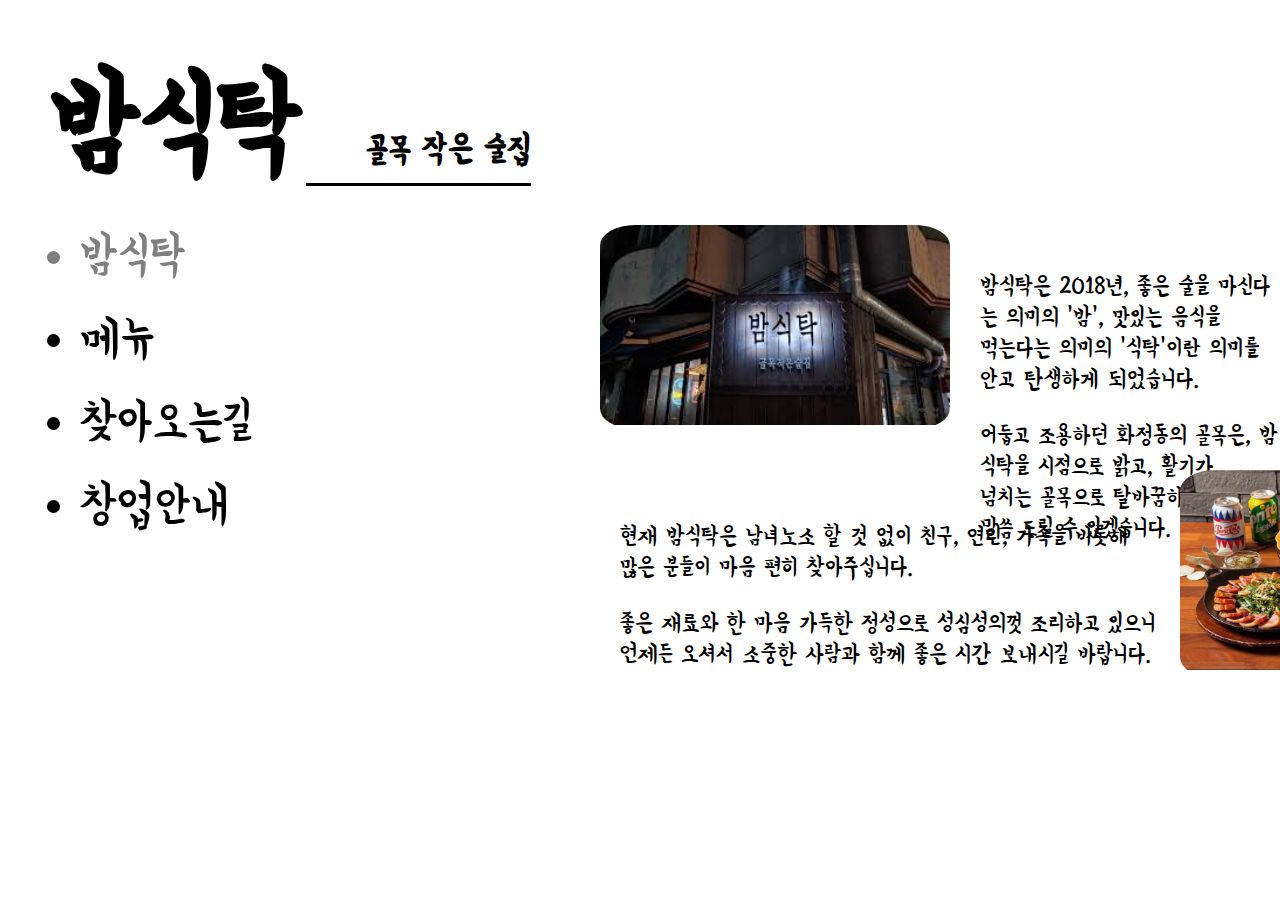
<file: description.html>
<!DOCTYPE html>
<html>
  <head>
    <meta charset="utf-8">
    <title>NightTable.com/description</title>
    <link href="https://fonts.googleapis.com/css2?family=Yeon+Sung&display=swap" rel="stylesheet">
    <link rel="stylesheet"  href="active.css">

    <style>

      h1{
        margin-top: 40px;
        padding-top: 0px;
        font-size: 120px;
        padding-bottom: 10px;
        padding-left: 50px;
        font-family: 'Yeon Sung', cursive;
        margin-bottom: 0;
        display: inline-block;
      }
      h2{
        font-size: 35px;
        border-bottom: solid black 3px;
        padding-bottom: 12px;
        padding-left: 60px;
        margin-bottom: 10px;
        font-family: 'Yeon Sung', cursive;
        display: inline-block;
      }
      a{
        color:black;
        text-decoration: none;
      }
      #img{
        margin-left: 0;
        margin-bottom: 0;
        margin-top: 0;
      }
      body{
        margin-left: 0;
        margin-right: 0;
      }
      li{
        font-size: 50px;
        padding-bottom: 20px;
        font-family: 'Yeon Sung', cursive;
      }
      ul{
        padding-left: 80px;
      }
      #description1{
        position:absolute;
        left:600px;
        top:225px;
        border-radius: 10%;
    overflow: hidden;
      }
      #description2{
        position:absolute;
        left:200px;
        top:225px;
        border-radius: 10%;
    overflow: hidden;
  }
      #diswords1{
        font-family: 'Yeon Sung', cursive;
        position:absolute;
        left:980px;
        top:245px;
        font-size:25px;
      }
      #diswords2{
        font-family: 'Yeon Sung', cursive;
        position:absolute;
        left:620px;
        top:495px;
        font-size:25px;
      }
      </style>
  </head>
  <body>
    <h1><a href="index.html">밤식탁</h1></a>
    <h2>골목 작은 술집</h2>
    <br>
    <ul>
      <li id="active"><a href="description.html" id="active">밤식탁</li></a>
      <li><a href="menu.html">메뉴</li></a>
      <li><a href="howtocome.html">찾아오는길</li></a>
      <li><a href="launchguide.html">창업안내</li></a>
      </ul>
      <div id="description1"><img src="main.jfif" width="350" height="200"></div>
      <div id="diswords1"><p>밤식탁은 2018년, 좋은 술을 마신다는 의미의 '밤', 맛있는 음식을
        <br>먹는다는 의미의 '식탁'이란 의미를 안고 탄생하게 되었습니다.</P>
        어둡고 조용하던 화정동의 골목은, 밤식탁을 시점으로 밝고, 활기가
        <br> 넘치는 골목으로 탈바꿈하였다고 감히 말씀 드릴 수 있겠습니다.
        <div id="description2"><img src="food.jpg" width="350" height="200"></div>
      </div>
      <div id="diswords2"><p>현재 밤식탁은 남녀노소 할 것 없이 친구, 연인, 가족을 비롯해
        <br>많은 분들이 마음 편히 찾아주십니다.</P>
        좋은 재료와 한 마음 가득한 정성으로 성심성의껏 조리하고 있으니
        <br>언제든 오셔서 소중한 사람과 함께 좋은 시간 보내시길 바랍니다.


  </body>
</html>
</file>
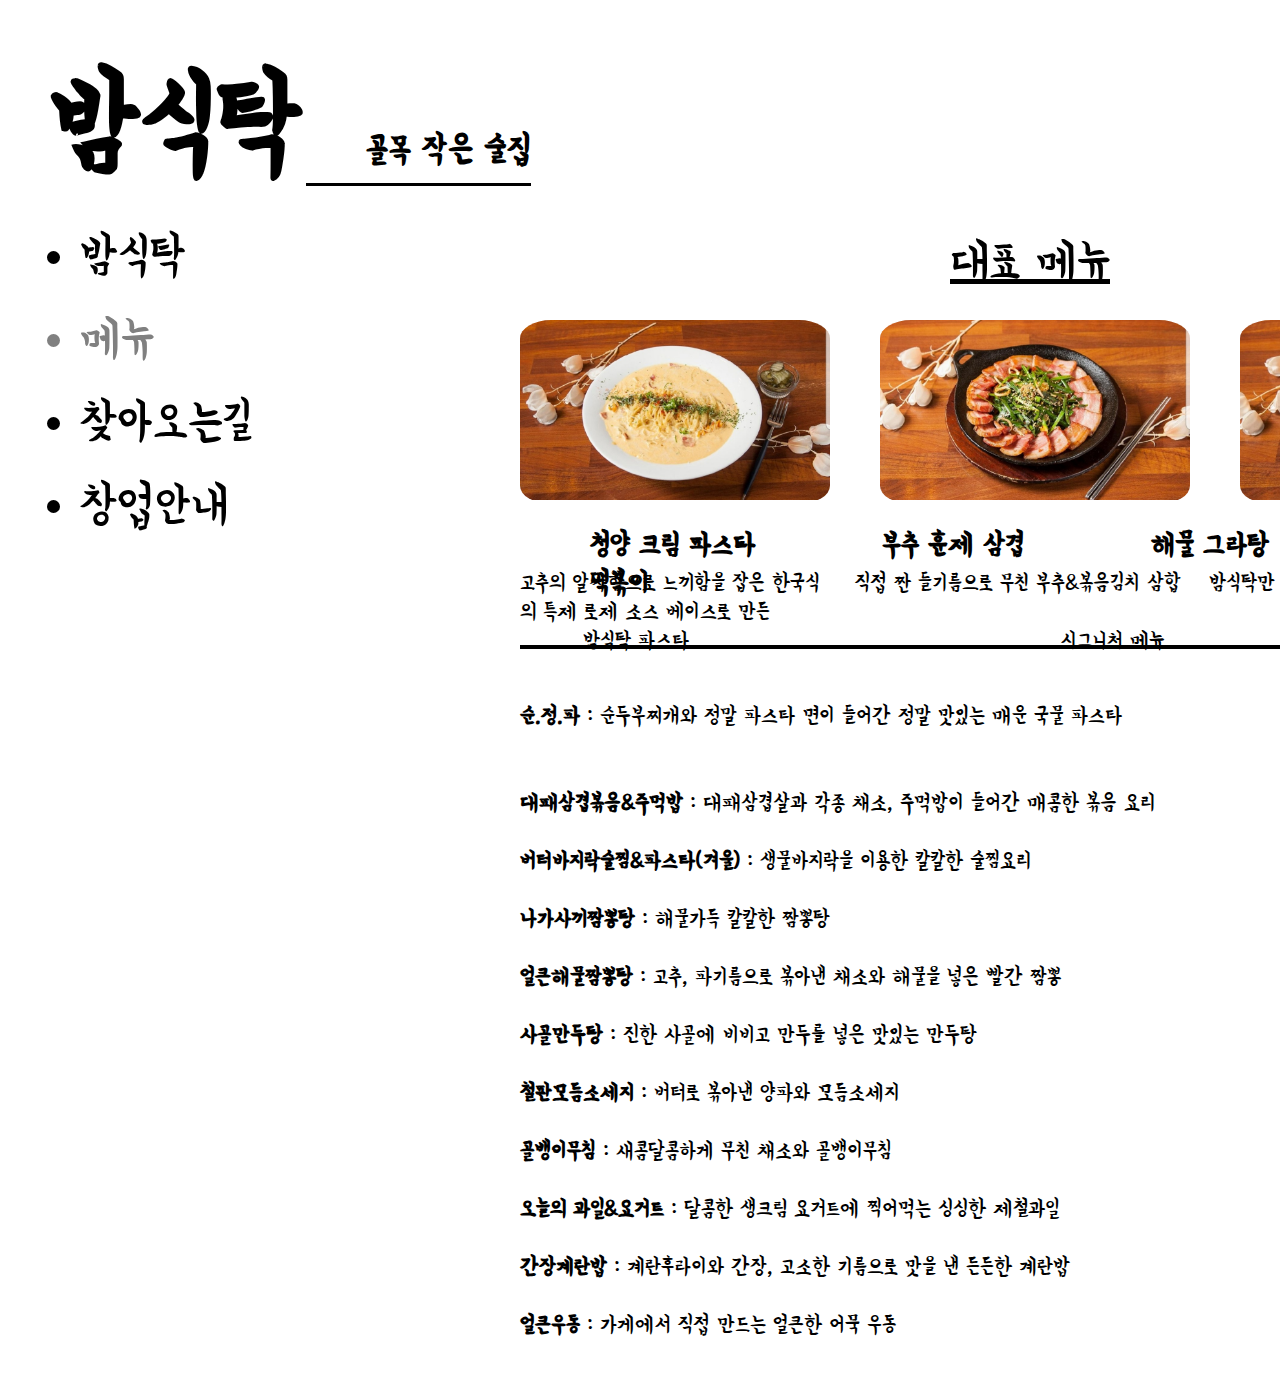
<file: menu.html>
<!DOCTYPE html>
<html>
  <head>
    <meta charset="utf-8">
    <title>NightTable.com/menu</title>
    <link href="https://fonts.googleapis.com/css2?family=Yeon+Sung&display=swap" rel="stylesheet">
    <link rel="stylesheet"  href="active.css">

    <style>
      h1{
        margin-top: 40px;
        padding-top: 0px;
        font-size: 120px;
        padding-bottom: 10px;
        padding-left: 50px;
        font-family: 'Yeon Sung', cursive;
        margin-bottom: 0;
        display: inline-block;
      }
      h2{
        font-size: 35px;
        border-bottom: solid black 3px;
        padding-bottom: 12px;
        padding-left: 60px;
        margin-bottom: 10px;
        font-family: 'Yeon Sung', cursive;
        display: inline-block;
      }
      a{
        color:black;
        text-decoration: none;
      }
      #img{
        margin-left: 0;
        margin-bottom: 0;
        margin-top: 0;
      }
      body{
        margin-left: 0;
        margin-right: 0;
      }
      li{
        font-size: 50px;
        padding-bottom: 20px;
        font-family: 'Yeon Sung', cursive;
      }
      ul{
        padding-left: 80px;
      }
      #bigmenu{
        font-family: 'Yeon Sung', cursive;
        position:absolute;
        left:950px;
        top:230px;
        font-size:25px;
        text-decoration: underline;
        font-size:50px;
      }
      #pasta{
        position:absolute;
        left:520px;
        top:320px;
        border-radius: 10%;
    overflow: hidden;
      }
      #meat{
        position:absolute;
        left:880px;
        top:320px;
        border-radius: 10%;
    overflow: hidden;
      }
      #ttuk{
        position:absolute;
        left:1240px;
        top:320px;
        border-radius: 10%;
    overflow: hidden;
      }
      #menuname{
        font-family: 'Yeon Sung', cursive;
        position:absolute;
        left:590px;
        top:495px;
        font-size:30px;
        font-decoration:strong;
      }
      #menudetail{
        font-family: 'Yeon Sung', cursive;
        position:absolute;
        left:520px;
        top:545px;
        font-size:23px;

      }
      #samallmenu{
        font-family: 'Yeon Sung', cursive;
        position:absolute;
        left:520px;
        top:645px;
        font-size:23px;
        border-top: 4px solid black;

      }
      }
      </style>
  </head>
  <body>
    <h1><a href="index.html">밤식탁</h1></a>
    <h2>골목 작은 술집</h2>
    <br>
    <ul>
      <li><a href="description.html">밤식탁</li></a>
      <li id="active"><a href="menu.html" id="active">메뉴</li></a>
      <li><a href="howtocome.html">찾아오는길</li></a>
      <li><a href="launchguide.html">창업안내</li></a>
      <u><div id="bigmenu">대표 메뉴</div></u>
      <div id="pasta"><img src="pasta.jpg" width="310" height="180"></div>
      <div id="meat"><img src="meat.jpg" width="310" height="180"></div>
      <div id="ttuk"><img src="ttuk.jpg" width="310" height="180"></div>
      <div id="menuname"><p><strong>청양 크림 파스타</strong>&nbsp;&nbsp;&nbsp;&nbsp;&nbsp;
        &nbsp;&nbsp;&nbsp;&nbsp;&nbsp;&nbsp;&nbsp;&nbsp;<strong>부추 훈제 삼겹</strong>
        &nbsp;&nbsp;&nbsp;&nbsp;&nbsp;&nbsp;&nbsp;&nbsp;&nbsp;&nbsp;
        &nbsp;&nbsp;<strong>해물 그라탕 떡볶이</strong>
        </p></div>
      <div id="menudetail"><p>고추의 알싸함으로 느끼함을 잡은 한국식&nbsp;&nbsp;&nbsp;&nbsp;
        직접 짠 들기름으로 무친 부추&볶음김치 삼합&nbsp;&nbsp;&nbsp;
        밤식탁만의 특제 로제 소스 베이스로 만든<br> &nbsp;&nbsp;&nbsp;&nbsp;&nbsp;&nbsp;&nbsp;&nbsp;
        밤식탁 파스타
      &nbsp;&nbsp;&nbsp;&nbsp;&nbsp;&nbsp;&nbsp;&nbsp;
      &nbsp;&nbsp;&nbsp;&nbsp;&nbsp;&nbsp;&nbsp;&nbsp;&nbsp;&nbsp;&nbsp;&nbsp;
      &nbsp;&nbsp;&nbsp;&nbsp;&nbsp;&nbsp;&nbsp;&nbsp;&nbsp;
      &nbsp;&nbsp;&nbsp;&nbsp;&nbsp;&nbsp;&nbsp;&nbsp;
      &nbsp;&nbsp;&nbsp;&nbsp;&nbsp;&nbsp;&nbsp;&nbsp;&nbsp;&nbsp;&nbsp;시그니처 메뉴<br></p></div>

      <div id="samallmenu"><br><p><strong>순.정.파</strong> : 순두부찌개와 정말 파스타 면이 들어간 정말 맛있는
        매운 국물 파스타&nbsp;&nbsp;&nbsp;&nbsp;&nbsp;&nbsp;&nbsp;&nbsp;&nbsp;&nbsp;&nbsp;&nbsp;
        &nbsp;&nbsp;&nbsp;&nbsp;&nbsp;&nbsp;&nbsp;&nbsp;&nbsp;&nbsp;&nbsp;&nbsp;&nbsp;&nbsp;&nbsp;&nbsp;&nbsp;&nbsp;
        &nbsp;&nbsp;&nbsp;&nbsp;&nbsp;&nbsp;<br><br>
        <strong>대패삼겹볶음&주먹밥</strong> : 대패삼겹살과 각종 채소, 주먹밥이 들어간 매콤한 볶음 요리<br><br>
        <strong>버터바지락술찜&파스타(겨울)</strong> : 생물바지락을 이용한 칼칼한 술찜요리<br><br>
        <strong>나가사끼짬뽕탕</strong> : 해물가득 칼칼한 짬뽕탕<br><br>
        <strong>얼큰해물짬뽕탕</strong> : 고추, 파기름으로 볶아낸 채소와 해물을 넣은 빨간 짬뽕<br><br>
        <strong>사골만두탕</strong> : 진한 사골에 비비고 만두를 넣은 맛있는 만두탕<br><br>
        <strong>철판모듬소세지</strong> : 버터로 볶아낸 양파와 모듬소세지<br><br>
        <strong>골뱅이무침</strong> : 새콤달콤하게 무친 채소와 골뱅이무침<br><br>
        <strong>오늘의 과일&요거트</strong> : 달콤한 생크림 요거트에 찍어먹는 싱싱한 제철과일<br><br>
        <strong>간장계란밥</strong> : 계란후라이와 간장, 고소한 기름으로 맛을 낸 든든한  계란밥<br><br>
        <strong>얼큰우동</strong> : 가게에서 직접 만드는 얼큰한 어묵 우동<br><br>

    </ul>
  </body>
</html>
</file>
<file: active.css>
#active{
  color:gray;
}
</file>
